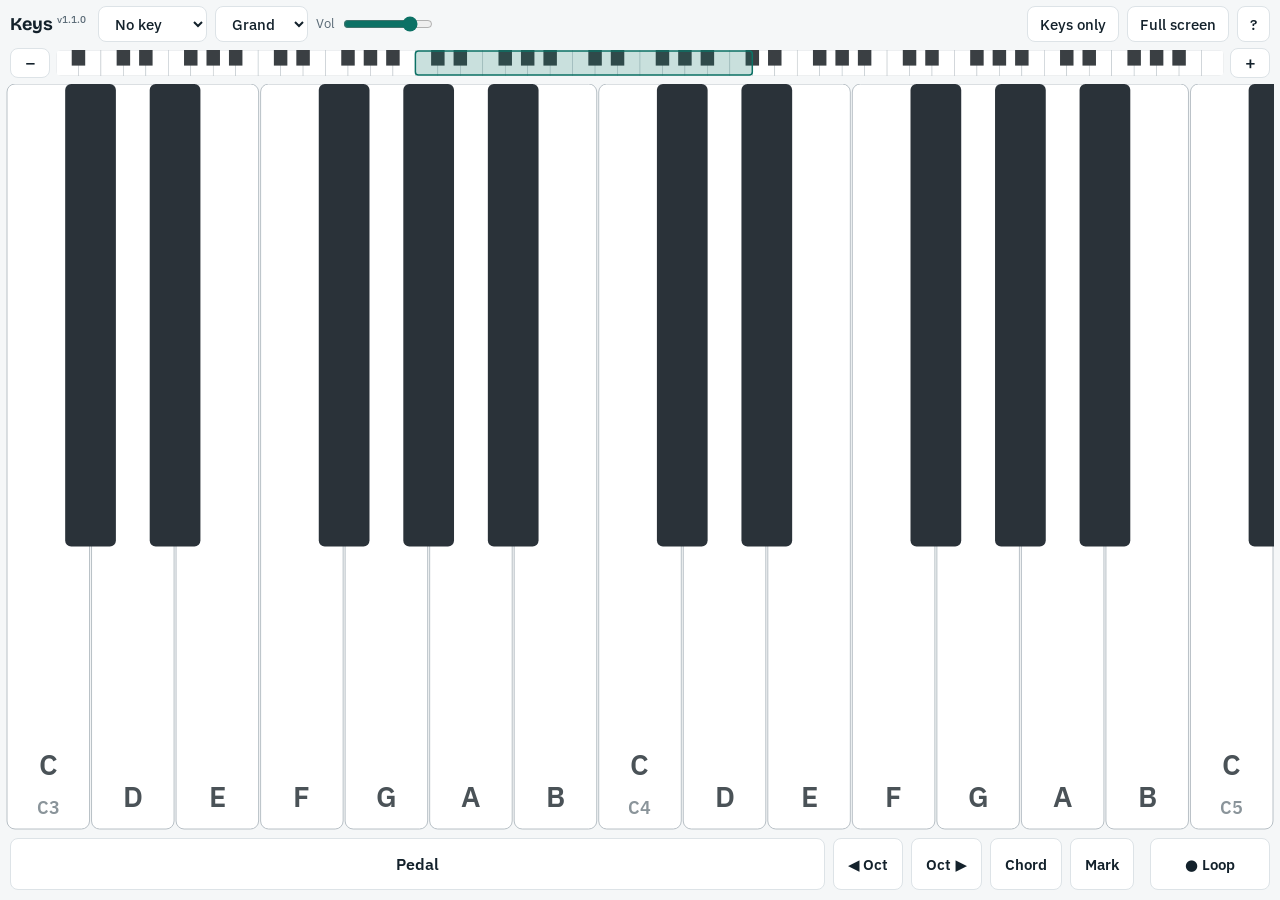
<file: keys/index.html>
<!doctype html>
<html lang="en">
<head>
<meta charset="utf-8">
<meta name="viewport" content="width=device-width,initial-scale=1,viewport-fit=cover,user-scalable=no">
<title>Keys</title>
<meta name="description" content="A clean full-screen piano with sustain pedal, chord mode and a loop pedal.">
<link rel="manifest" href="manifest.webmanifest">
<link rel="icon" type="image/svg+xml" href="icon.svg">
<link rel="apple-touch-icon" href="icon-192.png">
<meta name="apple-mobile-web-app-title" content="Keys">
<meta name="apple-mobile-web-app-capable" content="yes">
<meta name="mobile-web-app-capable" content="yes">
<meta name="theme-color" content="#f5f7f8" media="(prefers-color-scheme: light)">
<meta name="theme-color" content="#0e1419" media="(prefers-color-scheme: dark)">
<link rel="stylesheet" href="../fonts/fonts.css">
<link rel="stylesheet" href="css/style.css">
</head>
<body>
<header class="top">
  <h1>Keys <span id="ver" class="ver"></span></h1>
  <select id="keySel" aria-label="Key" title="Key: names the notes of the key and sets the chords for chord mode"></select>
  <select id="soundSel" aria-label="Sound" title="Sound">
    <option value="grand">Grand</option>
    <option value="piano">Simple</option>
  </select>
  <label class="vol" title="Volume"><span aria-hidden="true">Vol</span><input id="vol" type="range" min="0" max="1" step="0.05" aria-label="Volume"></label>
  <span class="info" id="info" aria-live="polite"></span>
  <button id="bareBtn" type="button" aria-pressed="false" title="Keys only: hide the bars (0)"><span class="long">Keys only</span><span class="short" aria-hidden="true">Keys</span></button>
  <button id="fsBtn" type="button" aria-pressed="false" title="Full screen (Enter)"><span class="long" id="fsLabel">Full screen</span><span class="short" aria-hidden="true">⛶</span></button>
  <button id="helpBtn" type="button" aria-label="Keyboard shortcuts" title="Keyboard shortcuts (?)">?</button>
</header>

<div class="map">
  <button id="zoomOut" type="button" aria-label="Fewer, bigger keys" title="Fewer, bigger keys (−)">−</button>
  <svg id="mini" role="img" aria-label="The whole piano: drag the window to move along it"></svg>
  <button id="zoomIn" type="button" aria-label="More keys on screen" title="More keys on screen (+)">+</button>
</div>

<main class="keys" id="keys" aria-label="Piano keys"></main>

<div class="markbar" id="markbar" hidden>
  <span class="mb-title">Tap or drag over keys to colour them:</span>
  <span class="swatches" id="swatches"></span>
  <button id="mkErase" type="button" aria-pressed="false" title="Eraser: tap or drag to take colours off">Eraser</button>
  <button id="mkFit" type="button" title="Show just the marked keys">Fit to marks</button>
  <button id="mkClear" type="button" title="Take all colours off">Clear all</button>
  <button id="mkDone" type="button" class="primary" title="Done (M)">Done</button>
</div>

<footer class="strip">
  <button id="pedalBtn" type="button" aria-pressed="false" title="Sustain pedal: hold it while you play, or tap to latch it on and off (Space: hold)">Pedal</button>
  <button id="octDn" type="button" aria-label="One octave lower" title="One octave lower (←)">◀<span class="long"> Oct</span></button>
  <button id="octUp" type="button" aria-label="One octave higher" title="One octave higher (→)"><span class="long">Oct </span>▶</button>
  <button id="chordBtn" type="button" aria-pressed="false" title="Chord mode: each key plays the triad of the key you chose, with that note at the bottom (1)">Chord</button>
  <button id="markBtn" type="button" aria-pressed="false" title="Mark keys with colours to map out your voice (M)">Mark</button>
  <span class="legend" id="legend" aria-label="Your voice map"></span>
  <button id="loopBtn" type="button" title="Loop pedal: record a pattern, it repeats underneath while you play on top (2)"><span id="loopT">● Loop</span><span class="lp-bar" id="loopBar"></span></button>
  <span class="lpx" id="lpx" hidden>
    <button id="lpMute" type="button" aria-label="Pause the loop" title="Pause / play the loop (3)">❚❚</button>
    <button id="lpUndo" type="button" aria-label="Undo the last layer" title="Undo the last layer (4)">↶</button>
    <button id="lpClear" type="button" aria-label="Clear the loop" title="Clear the loop (Delete)">✕</button>
  </span>
</footer>

<button id="showBars" class="show-bars" type="button" hidden aria-label="Show the controls" title="Show the controls (0)">☰</button>
<div class="status" id="status" hidden role="status"></div>
<div class="new-ver" id="newVer" hidden role="status"><span></span><button id="newVerGo" type="button" class="primary">Reload</button><button id="newVerX" type="button">Later</button></div>

<dialog id="help" aria-labelledby="helpTitle">
  <div class="help-head"><h2 id="helpTitle">Keyboard shortcuts</h2><button id="helpClose" type="button" aria-label="Close">✕</button></div>
  <table><tbody id="helpList"></tbody></table>
  <p class="small">The letters show on the keys once you play from the laptop keyboard. They start at the first C on screen; ← → move them with the keys.</p>
  <p class="small">Everything stays on this device. Piano sounds: Salamander Grand Piano by Alexander Holm (CC BY 3.0). Fonts: IBM Plex, Bricolage Grotesque (SIL Open Font License). Made from the piano in <a href="../">Part Coach</a>.</p>
</dialog>

<script type="module" src="js/main.js"></script>
</body>
</html>
</file>
<file: fonts/fonts.css>
/* self-hosted fonts (SIL Open Font License), so no visitor data goes to Google */
/* bricolage-grotesque-latin-ext-opsz-normal */
@font-face {
  font-family: 'Bricolage Grotesque';
  font-style: normal;
  font-display: swap;
  font-weight: 200 800;
  src: url(bricolage-grotesque-latin-ext-opsz-normal.woff2) format('woff2');
  unicode-range: U+0100-02BA,U+02BD-02C5,U+02C7-02CC,U+02CE-02D7,U+02DD-02FF,U+0304,U+0308,U+0329,U+1D00-1DBF,U+1E00-1E9F,U+1EF2-1EFF,U+2020,U+20A0-20AB,U+20AD-20C0,U+2113,U+2C60-2C7F,U+A720-A7FF;
}
/* bricolage-grotesque-latin-opsz-normal */
@font-face {
  font-family: 'Bricolage Grotesque';
  font-style: normal;
  font-display: swap;
  font-weight: 200 800;
  src: url(bricolage-grotesque-latin-opsz-normal.woff2) format('woff2');
  unicode-range: U+0000-00FF,U+0131,U+0152-0153,U+02BB-02BC,U+02C6,U+02DA,U+02DC,U+0304,U+0308,U+0329,U+2000-206F,U+20AC,U+2122,U+2191,U+2193,U+2212,U+2215,U+FEFF,U+FFFD;
}
/* ibm-plex-sans-latin-ext-400-normal */
@font-face {
  font-family: 'IBM Plex Sans';
  font-style: normal;
  font-display: swap;
  font-weight: 400;
  src: url(ibm-plex-sans-latin-ext-400-normal.woff2) format('woff2');
  unicode-range: U+0100-02BA,U+02BD-02C5,U+02C7-02CC,U+02CE-02D7,U+02DD-02FF,U+0304,U+0308,U+0329,U+1D00-1DBF,U+1E00-1E9F,U+1EF2-1EFF,U+2020,U+20A0-20AB,U+20AD-20C0,U+2113,U+2C60-2C7F,U+A720-A7FF;
}
/* ibm-plex-sans-latin-400-normal */
@font-face {
  font-family: 'IBM Plex Sans';
  font-style: normal;
  font-display: swap;
  font-weight: 400;
  src: url(ibm-plex-sans-latin-400-normal.woff2) format('woff2');
  unicode-range: U+0000-00FF,U+0131,U+0152-0153,U+02BB-02BC,U+02C6,U+02DA,U+02DC,U+0304,U+0308,U+0329,U+2000-206F,U+20AC,U+2122,U+2191,U+2193,U+2212,U+2215,U+FEFF,U+FFFD;
}
/* ibm-plex-sans-latin-ext-500-normal */
@font-face {
  font-family: 'IBM Plex Sans';
  font-style: normal;
  font-display: swap;
  font-weight: 500;
  src: url(ibm-plex-sans-latin-ext-500-normal.woff2) format('woff2');
  unicode-range: U+0100-02BA,U+02BD-02C5,U+02C7-02CC,U+02CE-02D7,U+02DD-02FF,U+0304,U+0308,U+0329,U+1D00-1DBF,U+1E00-1E9F,U+1EF2-1EFF,U+2020,U+20A0-20AB,U+20AD-20C0,U+2113,U+2C60-2C7F,U+A720-A7FF;
}
/* ibm-plex-sans-latin-500-normal */
@font-face {
  font-family: 'IBM Plex Sans';
  font-style: normal;
  font-display: swap;
  font-weight: 500;
  src: url(ibm-plex-sans-latin-500-normal.woff2) format('woff2');
  unicode-range: U+0000-00FF,U+0131,U+0152-0153,U+02BB-02BC,U+02C6,U+02DA,U+02DC,U+0304,U+0308,U+0329,U+2000-206F,U+20AC,U+2122,U+2191,U+2193,U+2212,U+2215,U+FEFF,U+FFFD;
}
/* ibm-plex-sans-latin-ext-600-normal */
@font-face {
  font-family: 'IBM Plex Sans';
  font-style: normal;
  font-display: swap;
  font-weight: 600;
  src: url(ibm-plex-sans-latin-ext-600-normal.woff2) format('woff2');
  unicode-range: U+0100-02BA,U+02BD-02C5,U+02C7-02CC,U+02CE-02D7,U+02DD-02FF,U+0304,U+0308,U+0329,U+1D00-1DBF,U+1E00-1E9F,U+1EF2-1EFF,U+2020,U+20A0-20AB,U+20AD-20C0,U+2113,U+2C60-2C7F,U+A720-A7FF;
}
/* ibm-plex-sans-latin-600-normal */
@font-face {
  font-family: 'IBM Plex Sans';
  font-style: normal;
  font-display: swap;
  font-weight: 600;
  src: url(ibm-plex-sans-latin-600-normal.woff2) format('woff2');
  unicode-range: U+0000-00FF,U+0131,U+0152-0153,U+02BB-02BC,U+02C6,U+02DA,U+02DC,U+0304,U+0308,U+0329,U+2000-206F,U+20AC,U+2122,U+2191,U+2193,U+2212,U+2215,U+FEFF,U+FFFD;
}
/* ibm-plex-mono-latin-ext-400-normal */
@font-face {
  font-family: 'IBM Plex Mono';
  font-style: normal;
  font-display: swap;
  font-weight: 400;
  src: url(ibm-plex-mono-latin-ext-400-normal.woff2) format('woff2');
  unicode-range: U+0100-02BA,U+02BD-02C5,U+02C7-02CC,U+02CE-02D7,U+02DD-02FF,U+0304,U+0308,U+0329,U+1D00-1DBF,U+1E00-1E9F,U+1EF2-1EFF,U+2020,U+20A0-20AB,U+20AD-20C0,U+2113,U+2C60-2C7F,U+A720-A7FF;
}
/* ibm-plex-mono-latin-400-normal */
@font-face {
  font-family: 'IBM Plex Mono';
  font-style: normal;
  font-display: swap;
  font-weight: 400;
  src: url(ibm-plex-mono-latin-400-normal.woff2) format('woff2');
  unicode-range: U+0000-00FF,U+0131,U+0152-0153,U+02BB-02BC,U+02C6,U+02DA,U+02DC,U+0304,U+0308,U+0329,U+2000-206F,U+20AC,U+2122,U+2191,U+2193,U+2212,U+2215,U+FEFF,U+FFFD;
}
/* ibm-plex-mono-latin-ext-500-normal */
@font-face {
  font-family: 'IBM Plex Mono';
  font-style: normal;
  font-display: swap;
  font-weight: 500;
  src: url(ibm-plex-mono-latin-ext-500-normal.woff2) format('woff2');
  unicode-range: U+0100-02BA,U+02BD-02C5,U+02C7-02CC,U+02CE-02D7,U+02DD-02FF,U+0304,U+0308,U+0329,U+1D00-1DBF,U+1E00-1E9F,U+1EF2-1EFF,U+2020,U+20A0-20AB,U+20AD-20C0,U+2113,U+2C60-2C7F,U+A720-A7FF;
}
/* ibm-plex-mono-latin-500-normal */
@font-face {
  font-family: 'IBM Plex Mono';
  font-style: normal;
  font-display: swap;
  font-weight: 500;
  src: url(ibm-plex-mono-latin-500-normal.woff2) format('woff2');
  unicode-range: U+0000-00FF,U+0131,U+0152-0153,U+02BB-02BC,U+02C6,U+02DA,U+02DC,U+0304,U+0308,U+0329,U+2000-206F,U+20AC,U+2122,U+2191,U+2193,U+2212,U+2215,U+FEFF,U+FFFD;
}
/* ibm-plex-mono-latin-ext-600-normal */
@font-face {
  font-family: 'IBM Plex Mono';
  font-style: normal;
  font-display: swap;
  font-weight: 600;
  src: url(ibm-plex-mono-latin-ext-600-normal.woff2) format('woff2');
  unicode-range: U+0100-02BA,U+02BD-02C5,U+02C7-02CC,U+02CE-02D7,U+02DD-02FF,U+0304,U+0308,U+0329,U+1D00-1DBF,U+1E00-1E9F,U+1EF2-1EFF,U+2020,U+20A0-20AB,U+20AD-20C0,U+2113,U+2C60-2C7F,U+A720-A7FF;
}
/* ibm-plex-mono-latin-600-normal */
@font-face {
  font-family: 'IBM Plex Mono';
  font-style: normal;
  font-display: swap;
  font-weight: 600;
  src: url(ibm-plex-mono-latin-600-normal.woff2) format('woff2');
  unicode-range: U+0000-00FF,U+0131,U+0152-0153,U+02BB-02BC,U+02C6,U+02DA,U+02DC,U+0304,U+0308,U+0329,U+2000-206F,U+20AC,U+2122,U+2191,U+2193,U+2212,U+2215,U+FEFF,U+FFFD;
}
</file>
<file: keys/css/style.css>
/* Keys: the keyboard fills the screen; thin bars above and below that can be hidden ("Keys only"). */
:root {
  --bg: #f5f7f8; --surface: #ffffff; --fg: #13212b; --muted: #5a6a76; --line: #dde3e7; --hover: #b5c1c8;
  --accent: #0c7165; --accent-ink: #ffffff; --warm: #c86f0c;
  --key-w: #ffffff; --key-w-edge: #b8c0c6; --key-w-in: #f1f8f6; --key-b: #2a3239; --key-b-in: #364a4a;
  --ink-w: #4a5257; --ink-b: #e9eef1; --ink-home: #0c7165; --ink-oct: #8a949a;
  --mk0: #2e9b5f; --mk1: #3b7dd8; --mk2: #8b5cf6; --mk3: #d6457a;
  --font-display: "Bricolage Grotesque", "Segoe UI", system-ui, sans-serif;
  --font-body: "IBM Plex Sans", system-ui, -apple-system, "Segoe UI", sans-serif;
  color-scheme: light;
}
@media (prefers-color-scheme: dark) {
  :root {
    --bg: #0e1419; --surface: #151e25; --fg: #e3eaee; --muted: #93a3ae; --line: #25323b; --hover: #344651;
    --accent: #3bb6a4; --accent-ink: #05201c; --warm: #f0a03c;
    --key-w: #e9eef1; --key-w-edge: #0e1419; --key-w-in: #dcebe8; --key-b: #0a1014; --key-b-in: #13302c;
    --ink-home: #0a6b5f;
    color-scheme: dark;
  }
}

* { box-sizing: border-box; }
[hidden] { display: none !important; }
html, body { margin: 0; height: 100%; overflow: hidden; overscroll-behavior: none; }
body {
  display: flex; flex-direction: column;
  height: 100dvh;
  background: var(--bg); color: var(--fg);
  font: 15px/1.4 var(--font-body);
  padding: env(safe-area-inset-top) env(safe-area-inset-right) env(safe-area-inset-bottom) env(safe-area-inset-left);
  user-select: none; -webkit-user-select: none; -webkit-touch-callout: none;
  -webkit-tap-highlight-color: transparent;
}

button, select {
  font: inherit; font-weight: 500; color: var(--fg); background: var(--surface);
  border: 1px solid var(--line); border-radius: 8px; padding: 6px 12px; min-height: 36px; cursor: pointer;
  touch-action: manipulation;
}
button:hover, select:hover { border-color: var(--hover); }
button:focus-visible, select:focus-visible, input:focus-visible { outline: 2px solid var(--accent); outline-offset: 2px; }
button:disabled { opacity: .45; cursor: not-allowed; }
button.on, button[aria-pressed="true"] { background: var(--accent); border-color: var(--accent); color: var(--accent-ink); }
.primary { background: var(--accent); border-color: var(--accent); color: var(--accent-ink); }

/* ----- top bar ----- */
.top { display: flex; align-items: center; gap: 8px; padding: 6px 10px; flex-wrap: wrap; }
.top h1 { font: 700 18px var(--font-display); margin: 0 4px 0 0; white-space: nowrap; }
.ver { font: 500 10px var(--font-body); color: var(--muted); vertical-align: super; }
.vol { display: inline-flex; align-items: center; gap: 6px; font-size: 13px; color: var(--muted); }
.vol input { width: 90px; accent-color: var(--accent); }
.info { flex: 1; min-width: 0; color: var(--muted); font-size: 13px; white-space: nowrap; overflow: hidden; text-overflow: ellipsis; }

/* ----- overview strip ----- */
.map { display: flex; align-items: center; gap: 6px; padding: 0 10px 6px; }
.map button { min-width: 40px; font-size: 18px; line-height: 1; padding: 2px 8px; min-height: 30px; }
#mini { flex: 1; height: 26px; display: block; touch-action: none; cursor: grab; border-radius: 5px; }
#mini .mw { fill: #fff; stroke: #b8c0c6; stroke-width: .5; }
#mini .mb { fill: #3a3f43; }
#mini .mv { fill: color-mix(in srgb, var(--accent) 22%, transparent); stroke: var(--accent); stroke-width: 1.5; }

/* ----- the keys ----- */
.keys { position: relative; flex: 1; min-height: 100px; overflow: hidden; touch-action: none; margin: 0 6px; }
.keys svg { position: absolute; left: 0; top: 0; display: block; touch-action: none; }
.keys rect.w { fill: var(--key-w); stroke: var(--key-w-edge); stroke-width: 1; }
.keys rect.w.in, .keys rect.w.home { fill: var(--key-w-in); }
.keys rect.b { fill: var(--key-b); }
.keys rect.b.in, .keys rect.b.home { fill: var(--key-b-in); }
.keys rect.w.mk0 { fill: color-mix(in srgb, var(--mk0) 42%, var(--key-w)); }
.keys rect.w.mk1 { fill: color-mix(in srgb, var(--mk1) 42%, var(--key-w)); }
.keys rect.w.mk2 { fill: color-mix(in srgb, var(--mk2) 42%, var(--key-w)); }
.keys rect.w.mk3 { fill: color-mix(in srgb, var(--mk3) 42%, var(--key-w)); }
.keys rect.b.mk0 { fill: color-mix(in srgb, var(--mk0) 75%, var(--key-b)); }
.keys rect.b.mk1 { fill: color-mix(in srgb, var(--mk1) 75%, var(--key-b)); }
.keys rect.b.mk2 { fill: color-mix(in srgb, var(--mk2) 75%, var(--key-b)); }
.keys rect.b.mk3 { fill: color-mix(in srgb, var(--mk3) 75%, var(--key-b)); }
.keys rect.on { fill: var(--warm) !important; }
.keys text { pointer-events: none; text-anchor: middle; font-family: var(--font-body); font-weight: 600; }
.keys .tw { fill: var(--ink-w); font-size: var(--fw); }
.keys .tw.home { fill: var(--ink-home); font-weight: 800; }
.keys .tb { fill: var(--ink-b); font-size: var(--fb); }
.keys .oc { fill: var(--ink-oct); font-size: calc(var(--fw) * .62); }
.keys .lk { fill: var(--accent); opacity: .7; font-size: calc(var(--fw) * .7); font-weight: 500; }
.keys .lk.onb { fill: #8fd3c7; font-size: calc(var(--fb) * .9); }

/* ----- bottom strip ----- */
.strip { display: flex; gap: 8px; padding: 8px 10px 10px; align-items: stretch; overflow-x: auto; }
.strip button { min-height: 52px; padding: 4px 14px; font-weight: 600; white-space: nowrap; }
#pedalBtn { flex: 1 1 30%; min-width: 120px; touch-action: none; font-size: 16px; }
#pedalBtn.on { background: var(--warm); border-color: var(--warm); color: #fff; }
#loopBtn { position: relative; overflow: hidden; min-width: 120px; }
#loopBtn .lp-bar { position: absolute; left: 0; bottom: 0; height: 4px; background: currentColor; opacity: .55; width: 0; }
#loopBtn.rec, #loopBtn.dub { background: #c43d3d; border-color: #c43d3d; color: #fff; }
#loopBtn.arm { animation: blink 1s steps(2) infinite; }
@keyframes blink { 50% { opacity: .55; } }
.lpx { display: flex; gap: 6px; }
.lpx button { min-width: 50px; padding: 4px 8px; }

/* Mark mode bar and the legend of your voice map */
.markbar { display: flex; flex-wrap: wrap; gap: 6px 8px; align-items: center; padding: 8px 10px 0; }
.mb-title { font-size: 13px; color: var(--muted); width: 100%; }
.swatches { display: contents; }
.sw { display: inline-flex; align-items: center; gap: 4px; border: 1px solid var(--line); border-radius: 8px; padding: 2px 4px 2px 2px; background: var(--surface); }
.sw.sel { border-color: var(--fg); box-shadow: 0 0 0 1px var(--fg); }
.sw .dot { width: 32px; min-height: 32px; padding: 0; border: 0; border-radius: 6px; }
.sw input { font: inherit; font-size: 14px; width: 110px; border: 0; background: transparent; color: var(--fg); padding: 4px; user-select: text; -webkit-user-select: text; }
#mkErase[aria-pressed="true"] { background: var(--fg); color: var(--bg); border-color: var(--fg); }
.legend { display: flex; flex-wrap: wrap; align-content: center; gap: 2px 10px; font-size: 13px; color: var(--muted); min-width: 0; }
.legend i { display: inline-block; width: 11px; height: 11px; border-radius: 3px; margin-right: 4px; vertical-align: -1px; }
body.marking .legend { display: none; }

/* big screens: bigger controls, readable from a distance */
@media (min-width: 1600px) and (min-height: 800px) {
  body { font-size: 18px; }
  .top h1 { font-size: 24px; }
  .strip button { min-height: 70px; font-size: 20px; }
  #mini { height: 34px; }
}
.short { display: none; }
/* phone held upright: tighter bars, more room for keys */
@media (max-width: 560px) {
  .long { display: none; }
  .short { display: inline; }
  .lpx button { min-width: 40px; }
  .top { gap: 6px; padding: 4px 8px; }
  .top h1, .vol, .info { display: none; }
  .top select { flex: 1 1 0; min-width: 0; padding: 4px 6px; }
  .top button { padding: 4px 8px; }
  .strip { gap: 6px; padding: 6px 8px 8px; }
  .strip button { padding: 4px 10px; min-height: 48px; }
  #pedalBtn { min-width: 72px; }
  .legend { display: none; }
  .sw input { width: 84px; }
  #loopBtn { min-width: 84px; }
  .strip button { padding: 4px 8px; }
}
/* phone sideways: low screen, thin bars */
@media (max-height: 460px) {
  .top { padding: 3px 8px; }
  .top button, .top select { min-height: 30px; padding: 2px 8px; }
  .map { padding-bottom: 3px; }
  .strip { padding: 4px 8px 6px; }
  .strip button { min-height: 42px; }
}

/* keys only: just the keyboard, and a small button to get the bars back */
body.bare .top, body.bare .map, body.bare .strip { display: none; }
body.bare .keys { margin: 0; }
.show-bars {
  position: fixed; top: calc(env(safe-area-inset-top) + 8px); right: calc(env(safe-area-inset-right) + 8px); z-index: 5;
  min-height: 34px; padding: 2px 10px; opacity: .55; background: var(--surface);
}
.show-bars:hover, .show-bars:focus-visible { opacity: 1; }

.status, .new-ver {
  position: fixed; left: 50%; transform: translateX(-50%); z-index: 6;
  background: var(--surface); border: 1px solid var(--line); border-radius: 10px; padding: 8px 14px;
  box-shadow: 0 6px 20px rgba(0, 0, 0, .18); font-size: 14px; max-width: calc(100% - 24px);
}
.status { top: 50px; pointer-events: none; }
.new-ver { bottom: 80px; display: flex; gap: 10px; align-items: center; flex-wrap: wrap; }

dialog {
  border: 1px solid var(--line); border-radius: 14px; background: var(--surface); color: var(--fg);
  padding: 14px 18px; max-width: min(620px, calc(100% - 24px)); max-height: calc(100% - 24px); user-select: text;
}
dialog::backdrop { background: rgba(0, 0, 0, .35); }
.help-head { display: flex; justify-content: space-between; align-items: center; gap: 12px; }
.help-head h2 { font: 700 20px var(--font-display); margin: 0; }
dialog table { border-collapse: collapse; margin: 10px 0; width: 100%; }
dialog th { text-align: left; padding: 5px 14px 5px 0; white-space: nowrap; vertical-align: top; font-weight: 500; }
dialog td { padding: 5px 0; }
dialog tr + tr { border-top: 1px solid var(--line); }
kbd { font: 600 13px var(--font-body); background: var(--bg); border: 1px solid var(--line); border-radius: 5px; padding: 1px 6px; }
.small { font-size: 13px; color: var(--muted); }
a { color: var(--accent); }
</file>
